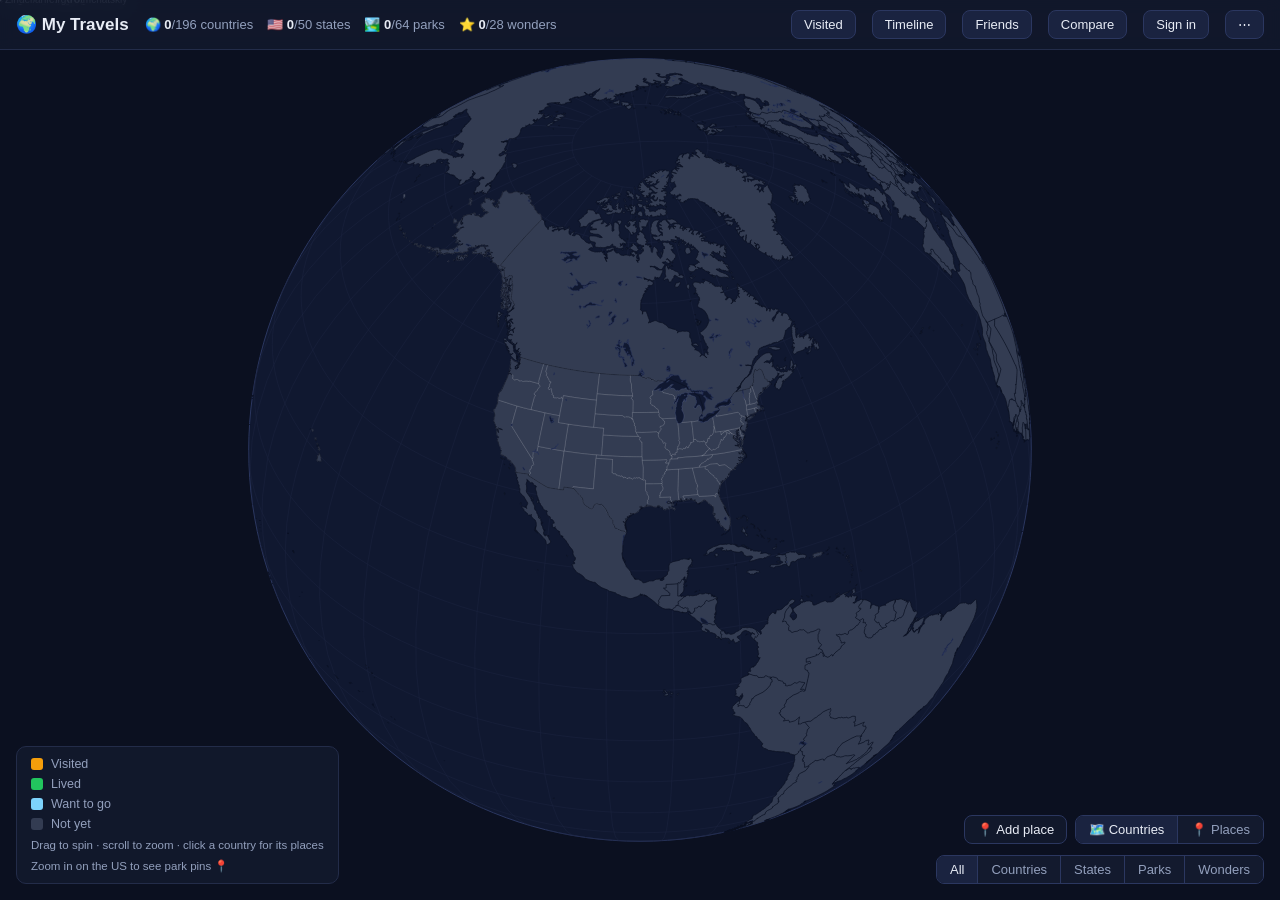
<file: index.html>
<!DOCTYPE html>
<html lang="en">
<head>
  <meta charset="UTF-8">
  <meta name="viewport" content="width=device-width, initial-scale=1.0, maximum-scale=1.0, user-scalable=no">
  <title>My Travels</title>
  <link rel="icon" href="data:image/svg+xml,<svg xmlns='http://www.w3.org/2000/svg' viewBox='0 0 100 100'><text y='.9em' font-size='90'>🌍</text></svg>">
  <link rel="stylesheet" href="css/style.css?v=30">
</head>
<body>
  <div class="topbar">
    <h1>🌍 My Travels</h1>
    <div class="stats" id="stats"></div>
    <div class="spacer"></div>
    <a href="visited.html">Visited</a>
    <a href="timeline.html">Timeline</a>
    <button class="btn" id="btn-friends">Friends</button>
    <button class="btn" id="btn-compare">Compare</button>
    <button class="btn" id="btn-account">Sign in</button>
    <div class="menu-wrap">
      <button class="btn" id="btn-menu" title="More">⋯</button>
      <div class="menu" id="menu-dropdown">
        <button id="btn-reset">Reset view</button>
        <button id="btn-export" title="Download my-travels.js to commit to git">Export data</button>
        <button id="btn-clear" title="Drop browser edits, back to the committed file">Clear local edits</button>
      </div>
    </div>
  </div>

  <div class="map-tools" id="map-tools">
    <button class="btn" id="btn-add-place" title="Search any city, region or island">📍 Add place</button>
    <div class="seg" id="map-mode">
      <button data-map="countries" class="active" title="Countries filled in, your places pinned on top">🗺️ Countries</button>
      <button data-map="places" title="Only the exact places you've been and want to go">📍 Places</button>
    </div>
  </div>

  <div class="seg seg-float" id="view-toggle">
    <button data-mode="all" class="active">All</button>
    <button data-mode="countries">Countries</button>
    <button data-mode="states">States</button>
    <button data-mode="parks">Parks</button>
    <button data-mode="landmarks">Wonders</button>
  </div>

  <svg id="globe"></svg>

  <div class="legend" id="legend-default">
    <div class="row"><span class="swatch" style="background: var(--visited)"></span> Visited</div>
    <div class="row"><span class="swatch" style="background: var(--lived)"></span> Lived</div>
    <div class="row"><span class="swatch" style="background: var(--want)"></span> Want to go</div>
    <div class="row"><span class="swatch" style="background: var(--land)"></span> Not yet</div>
    <div class="row places-only"><span class="swatch faint"></span> Been, no places added yet</div>
    <div class="hint">Drag to spin · scroll to zoom · click a country for its places</div>
    <div class="hint" id="park-hint">Zoom in on the US to see park pins 📍</div>
  </div>

  <div class="legend" id="legend-compare" style="display: none">
    <div class="row cmp-head">
      <b id="compare-name"></b>
      <button class="btn small" id="compare-exit">Exit</button>
    </div>
    <div class="row"><span class="swatch" style="background: var(--accent)"></span> Both <span class="cmp-count" id="cmp-count-both"></span></div>
    <div class="row"><span class="swatch" style="background: var(--visited)"></span> Only <span id="legend-a-name"></span> <span class="cmp-count" id="cmp-count-a"></span></div>
    <div class="row"><span class="swatch" style="background: var(--lived)"></span> Only <span id="legend-b-name"></span> <span class="cmp-count" id="cmp-count-b"></span></div>
    <div class="row"><span class="swatch" style="background: var(--land)"></span> Neither</div>
    <div id="cmp-unit"></div>
  </div>

  <div id="compare-modal" class="modal-backdrop">
    <div class="modal">
      <button class="close" id="compare-close">✕</button>
      <h3>Compare maps</h3>
      <div id="compare-body"></div>
    </div>
  </div>

  <div id="friends-modal" class="modal-backdrop">
    <div class="modal">
      <button class="close" id="friends-close">✕</button>
      <h3>Friends</h3>
      <div id="friends-body"></div>
    </div>
  </div>

  <div id="tooltip"></div>

  <div id="mark-toast" style="display: none">
    <span id="toast-label"></span>
    <button class="btn small" id="toast-note">✎ Add note</button>
    <button class="btn small" id="toast-close">✕</button>
  </div>

  <div id="note-modal" class="modal-backdrop">
    <div class="modal">
      <button class="close" id="note-close">✕</button>
      <h3 id="note-title">Add note</h3>
      <div class="note-row">
        <div class="my-picker" id="gnote-from" title="From"></div>
        <div class="my-picker" id="gnote-to" title="To (optional)"></div>
      </div>
      <textarea id="gnote-text" rows="3" placeholder="What did you see / do?"></textarea>
      <div class="acct-error" id="gnote-error"></div>
      <button class="btn primary" id="gnote-save">Save</button>
    </div>
  </div>

  <div id="account-modal" class="modal-backdrop">
    <div class="modal">
      <button class="close" id="account-close">✕</button>
      <h3>Account</h3>
      <div id="account-body"></div>
    </div>
  </div>

  <div id="park-card">
    <button class="close">✕</button>
    <div class="photo">🏞️</div>
    <div class="body">
      <h3></h3>
      <div class="sub"></div>
      <div class="actions">
        <button class="toggle-visited">Mark as Visited</button>
        <button class="toggle-wish">Mark as Wish</button>
        <button class="btn small" id="card-note" title="Add a note">✎</button>
      </div>
    </div>
  </div>

  <div id="place-panel">
    <button class="close" id="pp-close">✕</button>
    <header>
      <h3 id="pp-title"></h3>
      <div class="pp-sub" id="pp-sub"></div>
    </header>
    <div class="pp-status" id="pp-status"></div>
    <div class="pp-label" id="pp-list-label">Places</div>
    <div id="pp-list"></div>
    <div class="pp-search">
      <input id="pp-search" type="search" autocomplete="off" spellcheck="false">
      <div id="pp-results"></div>
    </div>
  </div>

  <script src="vendor/d3.v7.min.js"></script>
  <script src="vendor/topojson-client.min.js"></script>
  <script src="vendor/supabase.min.js"></script>
  <script src="js/supabase-config.js?v=2"></script>
  <script src="data/my-travels.js?v=2"></script>
  <script src="js/countries-meta.js?v=2"></script>
  <script src="js/continents.js?v=7"></script>
  <script src="js/parks.js?v=3"></script>
  <script src="js/landmarks.js?v=2"></script>
  <script src="js/places.js?v=1"></script>
  <script src="js/store.js?v=10"></script>
  <script src="js/account.js?v=2"></script>
  <script src="js/friends.js?v=4"></script>
  <script src="js/compare.js?v=2"></script>
  <script src="js/app.js?v=27"></script>
</body>
</html>
</file>
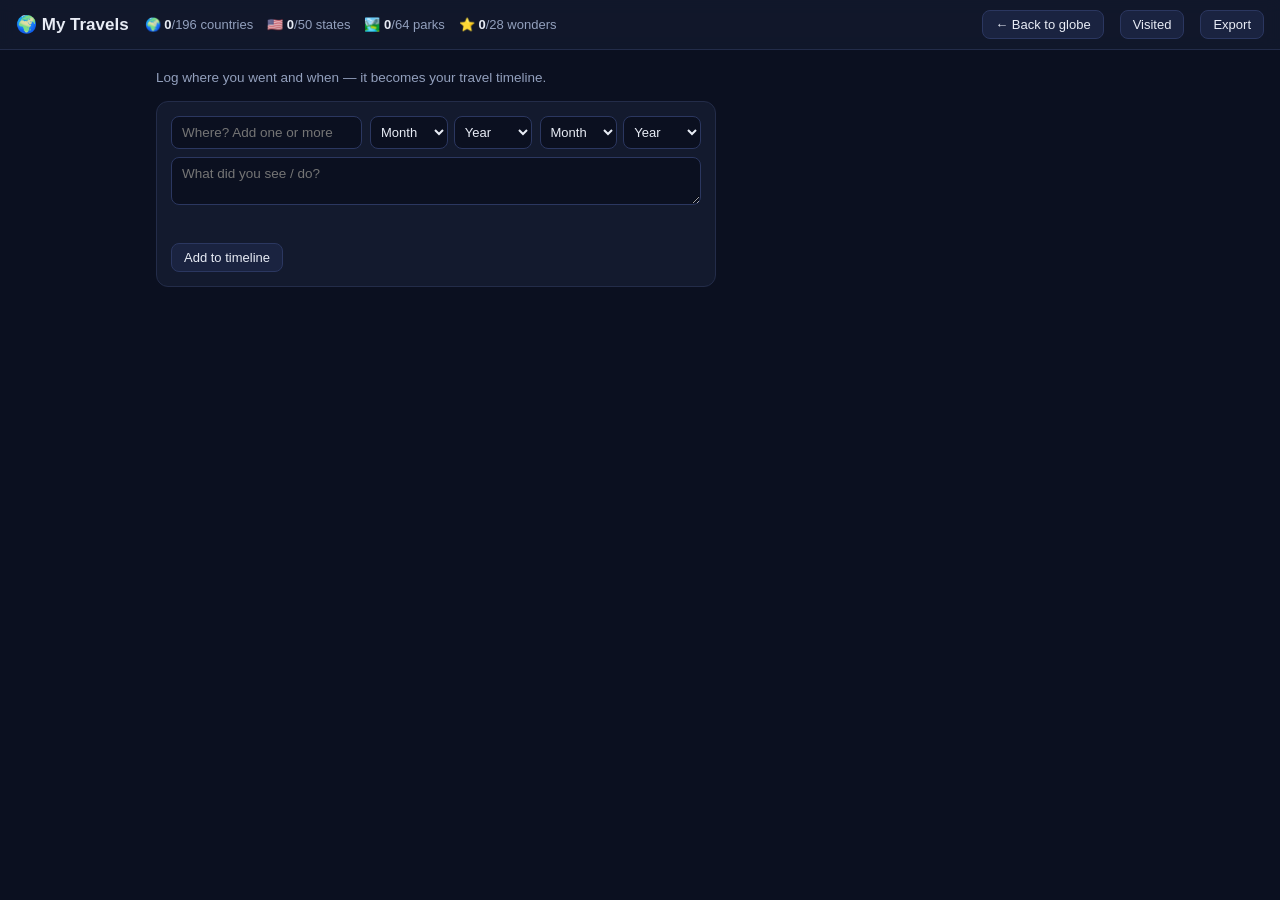
<file: timeline.html>
<!DOCTYPE html>
<html lang="en">
<head>
  <meta charset="UTF-8">
  <meta name="viewport" content="width=device-width, initial-scale=1.0">
  <title>My Travels · Timeline</title>
  <link rel="icon" href="data:image/svg+xml,<svg xmlns='http://www.w3.org/2000/svg' viewBox='0 0 100 100'><text y='.9em' font-size='90'>🌍</text></svg>">
  <link rel="stylesheet" href="css/style.css?v=26">
</head>
<body class="page">
  <div class="topbar">
    <h1>🌍 My Travels</h1>
    <div class="stats" id="stats"></div>
    <div class="spacer"></div>
    <a href="index.html">← Back to globe</a>
    <a href="visited.html">Visited</a>
    <button class="btn" id="btn-export" title="Download my-travels.js to commit to git">Export</button>
  </div>

  <main>
    <div class="pane-stats" id="stats-timeline"></div>
    <div class="note-form">
      <div class="note-row">
        <input id="note-place" list="note-places" placeholder="Where? Add one or more places (country, state, park, or wonder)">
        <datalist id="note-places"></datalist>
        <div class="my-picker" id="note-when" title="From (optional)"></div>
        <div class="my-picker" id="note-when-to" title="To (optional)"></div>
      </div>
      <div class="note-picked" id="note-picked"></div>
      <textarea id="note-text" rows="2" placeholder="What did you see / do?"></textarea>
      <div class="acct-error" id="note-error"></div>
      <div class="acct-actions">
        <button class="btn primary" id="note-add">Add to timeline</button>
        <button class="btn" id="note-cancel" style="display: none">Cancel</button>
      </div>
    </div>
    <div id="timeline"></div>
  </main>

  <script src="vendor/supabase.min.js"></script>
  <script src="js/supabase-config.js?v=2"></script>
  <script src="data/my-travels.js?v=2"></script>
  <script src="js/countries-meta.js?v=2"></script>
  <script src="js/continents.js?v=7"></script>
  <script src="js/parks.js?v=3"></script>
  <script src="js/landmarks.js?v=2"></script>
  <script src="js/store.js?v=10"></script>
  <script src="js/timeline.js?v=12"></script>
</body>
</html>
</file>
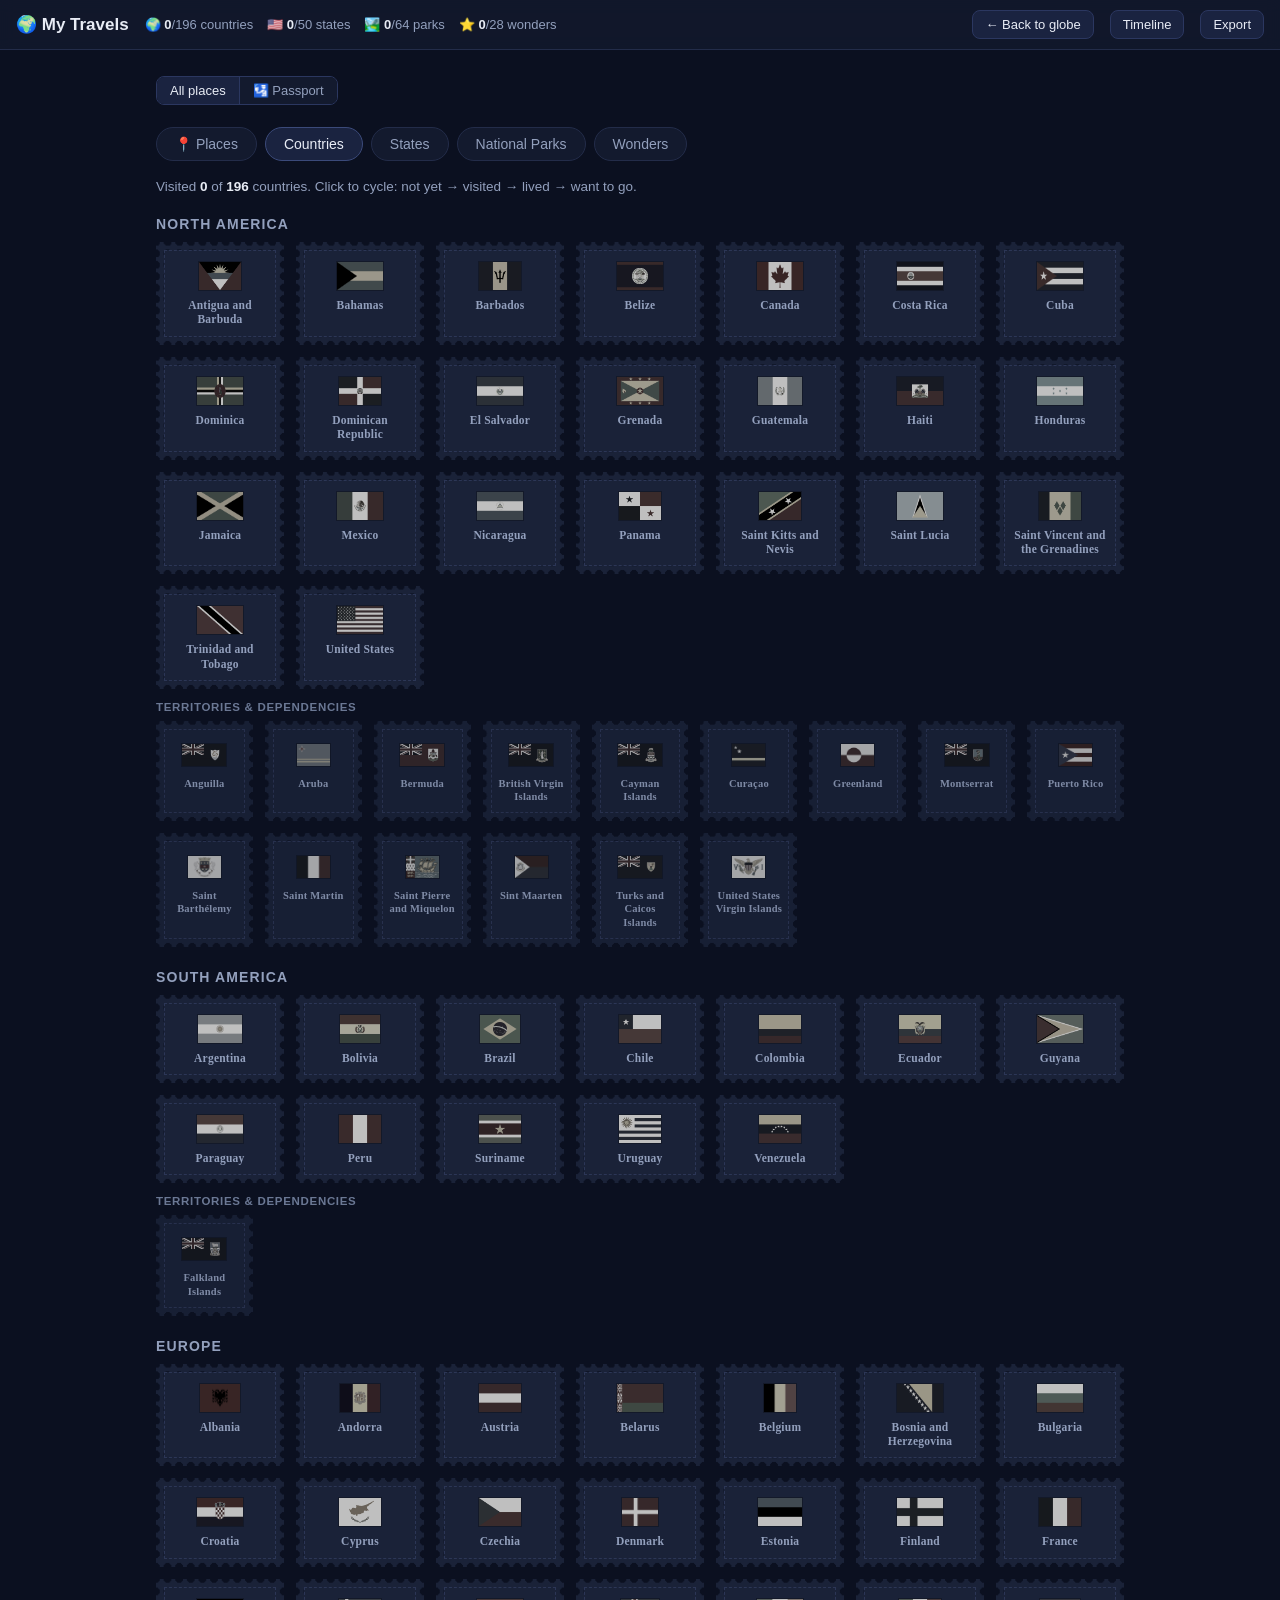
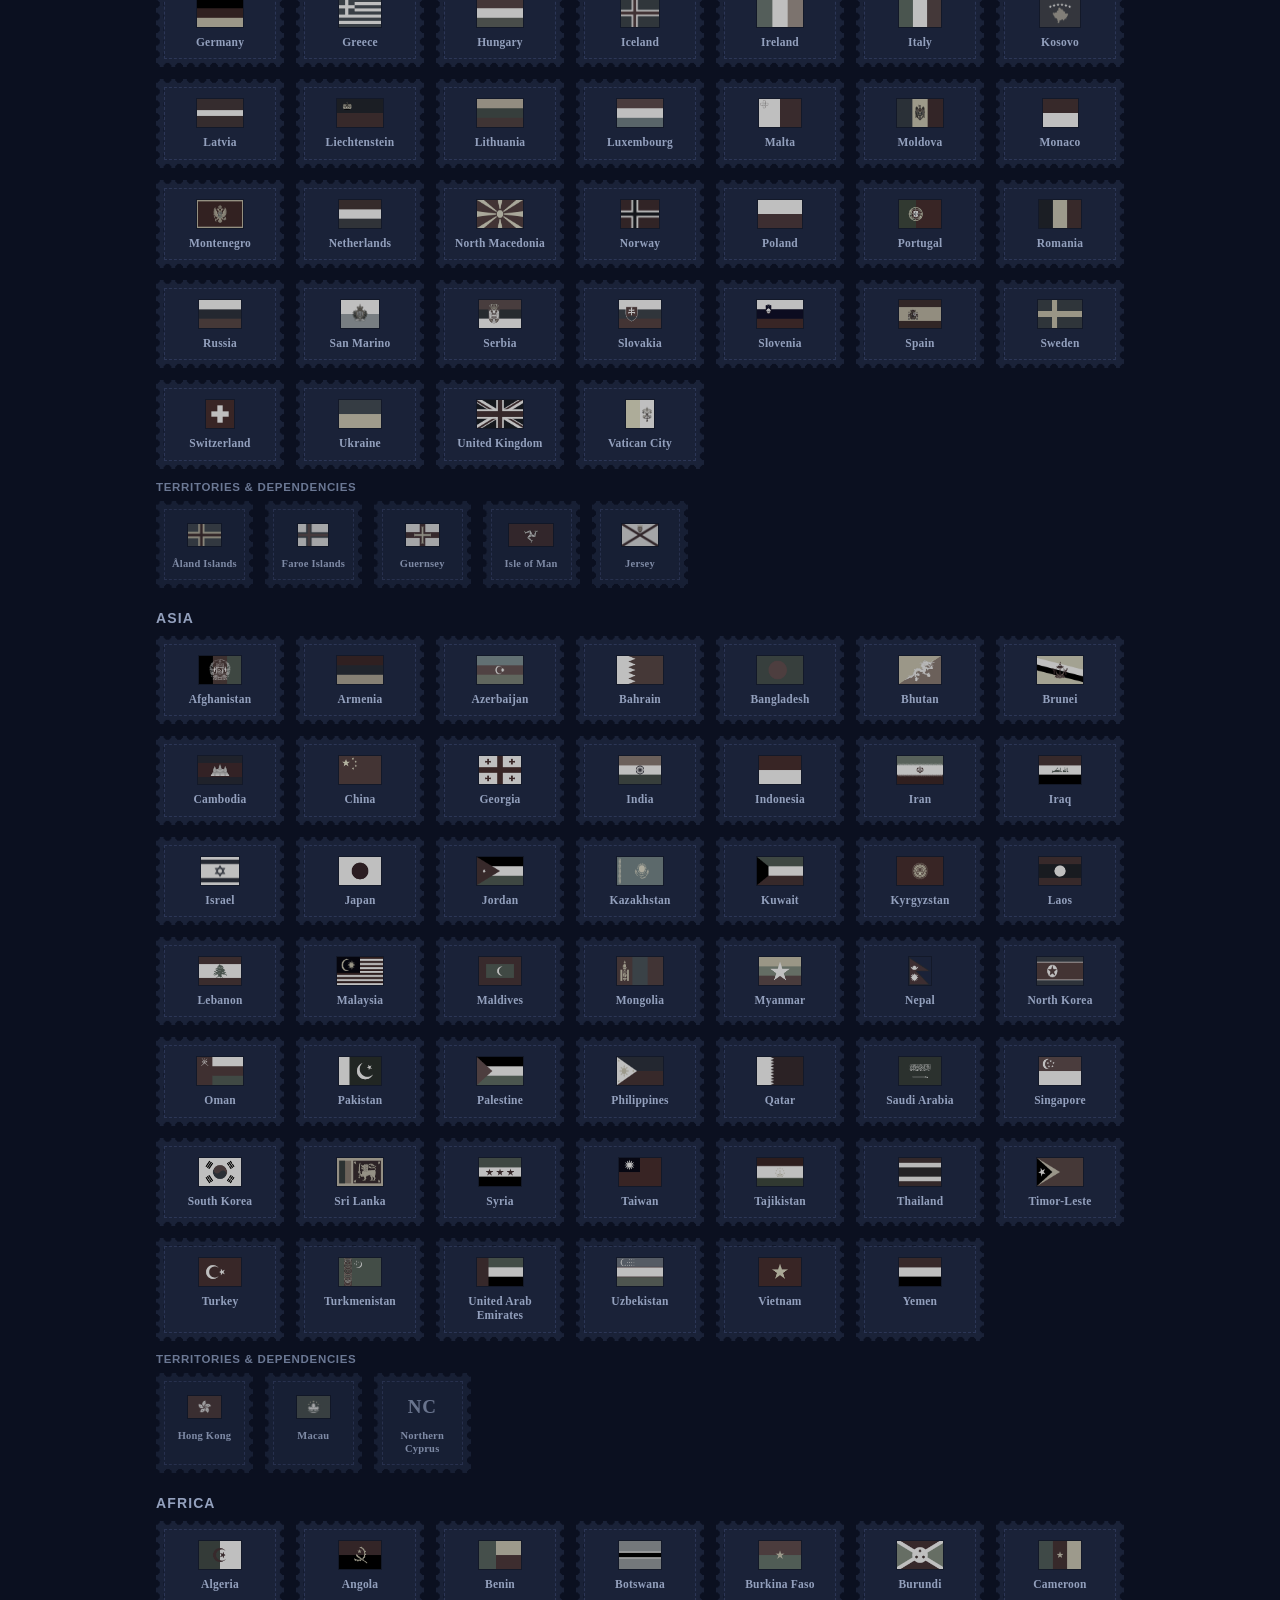
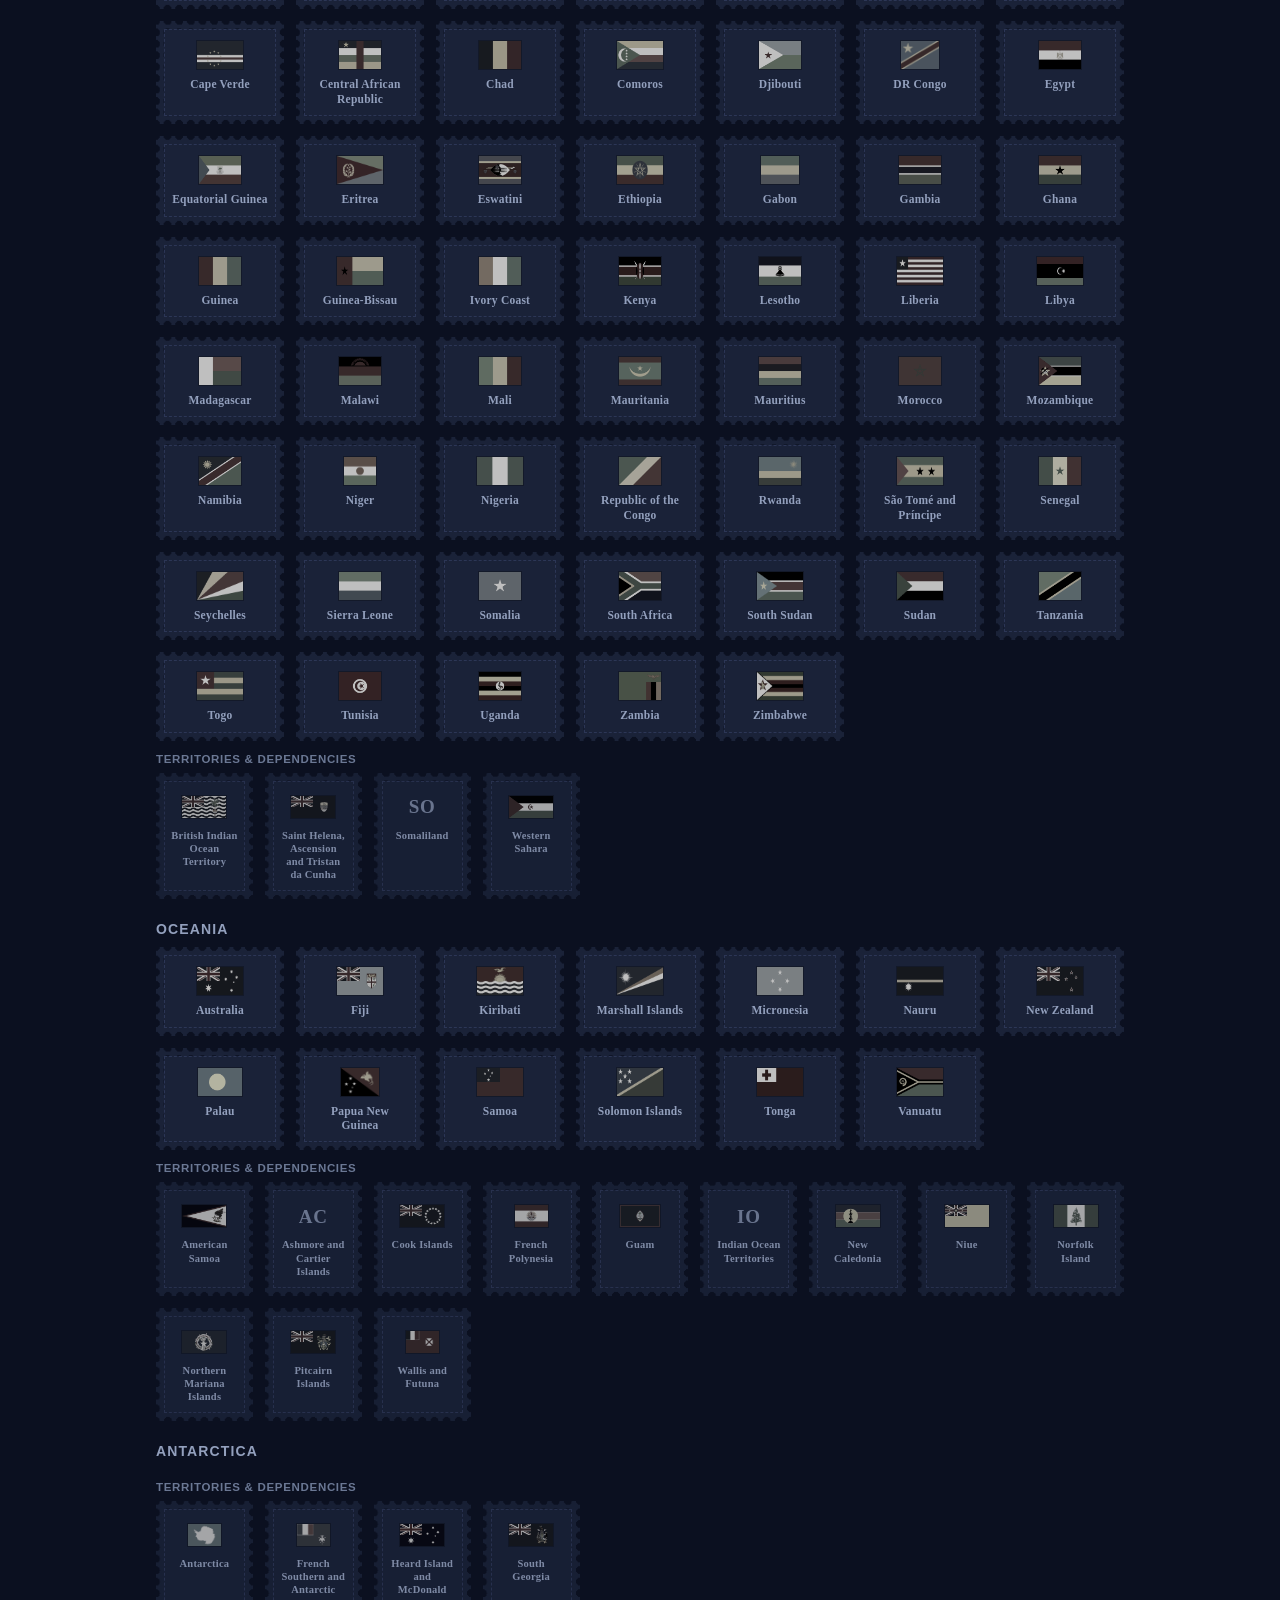
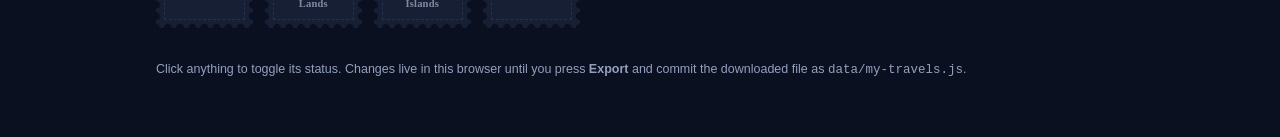
<file: visited.html>
<!DOCTYPE html>
<html lang="en">
<head>
  <meta charset="UTF-8">
  <meta name="viewport" content="width=device-width, initial-scale=1.0">
  <title>My Travels · Visited</title>
  <link rel="icon" href="data:image/svg+xml,<svg xmlns='http://www.w3.org/2000/svg' viewBox='0 0 100 100'><text y='.9em' font-size='90'>🌍</text></svg>">
  <link rel="stylesheet" href="css/style.css?v=30">
</head>
<body class="page">
  <div class="topbar">
    <h1>🌍 My Travels</h1>
    <div class="stats" id="stats"></div>
    <div class="spacer"></div>
    <a href="index.html">← Back to globe</a>
    <a href="timeline.html">Timeline</a>
    <button class="btn" id="btn-export" title="Download my-travels.js to commit to git">Export</button>
  </div>

  <main>
    <div class="seg view-switch" id="view-switch">
      <button data-view="places" class="active">All places</button>
      <button data-view="passport">🛂 Passport</button>
    </div>

    <div id="passport-view" hidden>
      <div id="passport"></div>
    </div>

    <div id="places-view">
      <div class="tabs">
        <button data-tab="places-list">📍 Places</button>
        <button data-tab="countries" class="active">Countries</button>
        <button data-tab="states">States</button>
        <button data-tab="parks">National Parks</button>
        <button data-tab="landmarks">Wonders</button>
      </div>

      <div class="tab-pane" id="pane-places-list">
        <div class="pane-stats" id="stats-places"></div>
        <div id="places-by-country"></div>
      </div>

      <div class="tab-pane active" id="pane-countries">
        <div class="pane-stats" id="stats-countries"></div>
        <div id="continent-lists"></div>
      </div>

      <div class="tab-pane" id="pane-states">
        <div class="pane-stats" id="stats-states"></div>
        <h2 class="continent">🇺🇸 United States</h2>
        <div class="stamp-grid" id="state-list"></div>
        <h3 class="territories">Also on the map</h3>
        <div class="stamp-grid terr" id="extras-list"></div>
        <h2 class="continent">🇮🇳 India</h2>
        <div class="stamp-grid" id="india-state-list"></div>
        <h3 class="territories">Union territories</h3>
        <div class="stamp-grid terr" id="india-ut-list"></div>
      </div>

      <div class="tab-pane" id="pane-parks">
        <div class="pane-stats" id="stats-parks"></div>
        <div class="park-grid" id="park-list"></div>
      </div>

      <div class="tab-pane" id="pane-landmarks">
        <div class="pane-stats" id="stats-landmarks"></div>
        <div class="park-grid" id="landmark-list"></div>
      </div>

      <p class="footer-note">
        Click anything to toggle its status. Changes live in this browser until you
        press <b>Export</b> and commit the downloaded file as <code>data/my-travels.js</code>.
      </p>
    </div>
  </main>

  <script src="vendor/supabase.min.js"></script>
  <script src="js/supabase-config.js?v=2"></script>
  <script src="data/my-travels.js?v=2"></script>
  <script src="js/countries-meta.js?v=2"></script>
  <script src="js/continents.js?v=7"></script>
  <script src="js/parks.js?v=3"></script>
  <script src="js/landmarks.js?v=2"></script>
  <script src="js/places.js?v=1"></script>
  <script src="js/store.js?v=10"></script>
  <script src="js/visited.js?v=19"></script>
</body>
</html>
</file>
<file: css/style.css>
:root {
  --bg: #0b1020;
  --panel: #131a2e;
  --panel-2: #1a2340;
  --text: #e8ecf5;
  --muted: #93a0bd;
  --land: #333c52;
  --land-hover: #46516d;
  --border: #0b1020;
  --ocean: #101830;
  --visited: #f59e0b;
  --lived: #22c55e;
  --want: #7dd3fc;
  --accent: #60a5fa;
}

* { box-sizing: border-box; margin: 0; padding: 0; }

body {
  font-family: -apple-system, BlinkMacSystemFont, "Segoe UI", Roboto, sans-serif;
  background: var(--bg);
  color: var(--text);
  overflow: hidden;
}

body.page { overflow: auto; }

/* ---------- top bar ---------- */
.topbar {
  position: fixed;
  top: 0; left: 0; right: 0;
  z-index: 10;
  display: flex;
  align-items: center;
  gap: 16px;
  padding: 10px 16px;
  background: color-mix(in srgb, var(--panel) 82%, transparent);
  backdrop-filter: blur(8px);
  border-bottom: 1px solid #232c49;
  flex-wrap: wrap;
}

body.page .topbar { position: sticky; }

.topbar h1 { font-size: 17px; font-weight: 700; white-space: nowrap; }

.stats { display: flex; gap: 14px; font-size: 13px; color: var(--muted); flex-wrap: wrap; }
.stats b { color: var(--text); }

.topbar .spacer { flex: 1; }

.topbar a, button.btn {
  font-size: 13px;
  color: var(--text);
  background: var(--panel-2);
  border: 1px solid #2b3760;
  border-radius: 8px;
  padding: 6px 12px;
  text-decoration: none;
  cursor: pointer;
}
.topbar a:hover, button.btn:hover { background: #223058; }

.seg {
  display: flex;
  border: 1px solid #2b3760;
  border-radius: 8px;
  overflow: hidden;
}
.seg button {
  background: var(--panel);
  color: var(--muted);
  border: none;
  padding: 6px 13px;
  font-size: 13px;
  cursor: pointer;
}
.seg button + button { border-left: 1px solid #2b3760; }
.seg button.active { background: var(--panel-2); color: var(--text); }

/* Floating view toggle, bottom-right */
.seg-float {
  position: fixed;
  right: 16px;
  bottom: 16px;
  z-index: 10;
  background: color-mix(in srgb, var(--panel) 85%, transparent);
  backdrop-filter: blur(8px);
}

/* Overflow menu */
.menu-wrap { position: relative; }
.menu {
  display: none;
  position: absolute;
  right: 0;
  top: calc(100% + 6px);
  background: var(--panel);
  border: 1px solid #2b3760;
  border-radius: 10px;
  padding: 6px;
  min-width: 170px;
  z-index: 30;
}
.menu.open { display: block; }
.menu button {
  display: block;
  width: 100%;
  text-align: left;
  background: none;
  border: none;
  color: var(--text);
  font-size: 13px;
  padding: 8px 10px;
  border-radius: 6px;
  cursor: pointer;
}
.menu button:hover { background: var(--panel-2); }

/* Compare modal selects */
.compare-pick { display: flex; align-items: center; gap: 8px; margin-bottom: 10px; }
.compare-pick label { font-size: 12.5px; color: var(--muted); width: 60px; }
.compare-pick select {
  flex: 1;
  background: var(--bg);
  border: 1px solid #2b3760;
  border-radius: 8px;
  color: var(--text);
  padding: 8px 10px;
  font-size: 13.5px;
}

/* ---------- globe ---------- */
#globe { position: fixed; inset: 0; cursor: grab; touch-action: none; }
#globe:active { cursor: grabbing; }

.country { stroke: none; }
.lake { fill: var(--ocean); stroke: #2b3760; stroke-width: 0.5; }
/* State lines are a faint light hairline so they read as subdivisions
   inside a country, not as more national borders (the dark border mesh is
   drawn on top of this layer and carries the country outline). */
.state { stroke: #ffffff; stroke-opacity: 0.28; stroke-width: 0.45; }
.country, .state { cursor: pointer; }
.country:hover, .state:hover { stroke: #e8eefb; stroke-opacity: 1; stroke-width: 1; }

.status-none { fill: var(--land); }
.status-visited { fill: var(--visited); }
.status-lived { fill: var(--lived); }
.status-want { fill: var(--want); }
/* Places mode: been somewhere but no places pinned there yet */
.status-faint { fill: color-mix(in srgb, var(--visited) 22%, var(--land)); }

/* Compare mode: blue = both, orange = person A, green = person B */
.cmp-none { fill: var(--land); }
.cmp-both { fill: var(--accent); }
.cmp-a { fill: var(--visited); }
.cmp-b { fill: var(--lived); }

/* City labels (display-only) */
.city circle { fill: #dbe4f5; stroke: #0b1020; stroke-width: 1; }
.city text {
  font-size: 10px;
  font-weight: 500;
  fill: #c6d0e4;
  paint-order: stroke;
  stroke: #0b1020;
  stroke-width: 2.5px;
}
.city.capital circle { fill: #fff; }
.city.capital text { font-weight: 700; font-size: 10.5px; }

.park { cursor: pointer; }
.park .pin-body { stroke: #0b1020; stroke-width: 1; }

/* Pin name labels: shown/hidden per frame by the declutter pass in app.js */
.park-label {
  display: none;
  font-size: 10.5px;
  font-weight: 600;
  fill: #e5e9f2;
  paint-order: stroke;
  stroke: #0b1020;
  stroke-width: 2.5px;
}

.pin-star {
  font-size: 9px;
  font-weight: 700;
  fill: #0b1020;
  pointer-events: none;
}
.park .pin-body { fill: #7c8db0; }
.park.st-visited .pin-body { fill: #ef4444; }
.park.st-want .pin-body { fill: var(--want); }
.park.st-lived .pin-body { fill: var(--lived); }
.place-pin .pin-dot { fill: #fff; pointer-events: none; }
/* Compare colors come after the status rules — source order wins. */
.park.cmp-both .pin-body { fill: var(--accent); }
.park.cmp-a .pin-body { fill: var(--visited); }
.park.cmp-b .pin-body { fill: var(--lived); }
.park.cmp-none .pin-body { fill: #7c8db0; }
.park:hover .pin-body { stroke: #fff; }

/* Pin groups: count bubble for pins too close together to tell apart */
.pin-group { cursor: pointer; }
.pin-group circle { fill: #7c8db0; stroke: #0b1020; stroke-width: 1.5; }
.pin-group.has-visited circle { fill: #ef4444; }
.pin-group:hover circle { stroke: #fff; }
.pin-group-count {
  font-size: 11px;
  font-weight: 700;
  fill: #0b1020;
  pointer-events: none;
}
.pin-group.has-visited .pin-group-count { fill: #fff; }

.flag {
  width: 20px;
  height: auto;
  border-radius: 2px;
  box-shadow: 0 0 0 1px #0006;
  flex: none;
}
#tooltip .flag { width: 18px; vertical-align: -3px; margin-right: 6px; }
.stats i { font-style: normal; color: var(--muted); font-size: 11.5px; }

h3.territories {
  font-size: 11.5px;
  text-transform: uppercase;
  letter-spacing: 0.06em;
  color: #6b7894;
  margin: 12px 0 8px;
  font-weight: 600;
}

/* ---------- floating UI ---------- */
.legend {
  position: fixed;
  left: 16px; bottom: 16px;
  z-index: 10;
  background: color-mix(in srgb, var(--panel) 85%, transparent);
  border: 1px solid #232c49;
  border-radius: 10px;
  padding: 10px 14px;
  font-size: 12.5px;
  color: var(--muted);
  display: grid;
  gap: 6px;
}
.legend .row { display: flex; align-items: center; gap: 8px; }
.legend .cmp-head { justify-content: space-between; gap: 12px; color: var(--text); margin-bottom: 2px; }
.cmp-count { margin-left: auto; font-weight: 700; color: var(--text); padding-left: 10px; }
#cmp-unit { color: var(--muted); font-size: 11px; margin-top: 2px; }
.legend .swatch { width: 12px; height: 12px; border-radius: 3px; }
.legend .hint { margin-top: 2px; font-size: 11.5px; }

#tooltip {
  position: fixed;
  z-index: 20;
  pointer-events: none;
  background: #0f1526ee;
  border: 1px solid #2b3760;
  border-radius: 8px;
  padding: 7px 10px;
  font-size: 12.5px;
  display: none;
  max-width: 240px;
}
#tooltip .tt-status { color: var(--muted); font-size: 11.5px; }

/* ---------- park card ---------- */
#park-card {
  position: fixed;
  right: 16px; top: 64px;
  z-index: 15;
  width: 280px;
  background: var(--panel);
  border: 1px solid #2b3760;
  border-radius: 12px;
  overflow: hidden;
  display: none;
}
#park-card.open { display: block; }
#park-card .photo {
  width: 100%; height: 150px;
  background: var(--panel-2) center/cover no-repeat;
  display: flex; align-items: center; justify-content: center;
  color: var(--muted); font-size: 32px;
}
#park-card .body { padding: 12px 14px 14px; }
#park-card h3 { font-size: 15px; margin-bottom: 2px; }
#park-card .sub { color: var(--muted); font-size: 12.5px; margin-bottom: 10px; }
#park-card .actions { display: flex; gap: 8px; align-items: center; }
#park-card .close {
  position: absolute; top: 8px; right: 8px;
  background: #0009; border: none; color: #fff;
  width: 24px; height: 24px; border-radius: 50%;
  cursor: pointer; font-size: 13px; line-height: 1;
}
#park-card a.wiki-link { font-size: 12px; color: var(--accent); text-decoration: none; }

button.toggle-visited, button.toggle-wish {
  background: var(--panel-2);
  color: var(--text);
  border: 1px solid #2b3760;
  border-radius: 8px;
  padding: 6px 12px;
  font-size: 13px;
  cursor: pointer;
}
button.toggle-visited.is-visited { background: var(--visited); border-color: var(--visited); color: #1a1203; font-weight: 600; }
button.toggle-visited.is-want, button.toggle-wish.is-want { background: var(--want); border-color: var(--want); color: #082030; font-weight: 600; }

/* ---------- account modal ---------- */
.modal-backdrop {
  position: fixed;
  inset: 0;
  z-index: 40;
  background: #000a;
  display: none;
  align-items: center;
  justify-content: center;
}
.modal-backdrop.open { display: flex; }
.modal {
  position: relative;
  width: 320px;
  background: var(--panel);
  border: 1px solid #2b3760;
  border-radius: 12px;
  padding: 20px;
}
.modal h3 { font-size: 16px; margin-bottom: 12px; }
.modal .close {
  position: absolute; top: 10px; right: 10px;
  background: none; border: none; color: var(--muted);
  cursor: pointer; font-size: 14px;
}
.modal input {
  width: 100%;
  margin-bottom: 8px;
  padding: 8px 10px;
  background: var(--bg);
  border: 1px solid #2b3760;
  border-radius: 8px;
  color: var(--text);
  font-size: 13.5px;
}
.modal input:focus { outline: none; border-color: var(--accent); }
.acct-line { font-size: 13.5px; margin-bottom: 10px; }
.acct-line.muted { color: var(--muted); font-size: 12.5px; }
.acct-error { color: #f87171; font-size: 12.5px; min-height: 16px; margin-bottom: 6px; }
.acct-actions { display: flex; gap: 8px; }
.modal .btn { width: auto; }
.modal .btn.primary { background: var(--accent); border-color: var(--accent); color: #081020; font-weight: 600; }
.modal .btn.google { width: 100%; margin-bottom: 4px; }
.acct-divider {
  color: var(--muted);
  font-size: 11.5px;
  text-align: center;
  margin: 8px 0 10px;
  text-transform: uppercase;
  letter-spacing: 0.05em;
}
#btn-account.signed-in { border-color: #2e7d4f; }

button.btn.small { padding: 4px 10px; font-size: 12px; }

.friend-row {
  display: flex;
  align-items: center;
  gap: 8px;
  padding: 8px 0;
  border-bottom: 1px solid #232c49;
  font-size: 13.5px;
}
.friend-row.you { color: var(--muted); }
.friend-name { font-weight: 600; min-width: 90px; }
.friend-stats { flex: 1; color: var(--muted); font-size: 12.5px; }

.add-friend { display: flex; gap: 8px; margin-top: 12px; }
.add-friend input { flex: 1; margin-bottom: 0; }

#legend-compare { border-color: var(--accent); }

#mark-toast {
  position: fixed;
  bottom: 70px;
  left: 50%;
  transform: translateX(-50%);
  z-index: 14;
  display: flex;
  align-items: center;
  gap: 10px;
  background: color-mix(in srgb, var(--panel) 92%, transparent);
  border: 1px solid #2b3760;
  border-radius: 10px;
  padding: 8px 14px;
  font-size: 13px;
}
#mark-toast .flag { vertical-align: -3px; }
#note-modal .note-row { display: flex; gap: 8px; margin-bottom: 8px; }

/* Dark textarea everywhere (was unstyled/white in the note modal) */
.modal textarea {
  width: 100%;
  background: var(--bg);
  border: 1px solid #2b3760;
  border-radius: 8px;
  color: var(--text);
  caret-color: var(--text);
  padding: 8px 10px;
  font-size: 13.5px;
  font-family: inherit;
  margin-bottom: 8px;
}
.modal textarea:focus { outline: none; border-color: var(--accent); }

/* Compact month/year dropdown pairs */
.my-picker { display: flex; gap: 6px; flex: 1; min-width: 0; }
.my-picker select {
  flex: 1;
  min-width: 0;
  background: var(--bg);
  border: 1px solid #2b3760;
  border-radius: 8px;
  color: var(--text);
  padding: 7px 6px;
  font-size: 13px;
}
.my-picker select:focus { outline: none; border-color: var(--accent); }
.note-row { flex-wrap: wrap; }

.tt-note { opacity: 0.75; }

/* ---------- visited page ---------- */
.page main { max-width: 1000px; margin: 0 auto; padding: 20px 16px 60px; }

.tabs { display: flex; gap: 8px; margin: 6px 0 18px; }
.tabs button {
  background: var(--panel);
  color: var(--muted);
  border: 1px solid #232c49;
  border-radius: 999px;
  padding: 8px 18px;
  font-size: 14px;
  cursor: pointer;
}
.tabs button.active { background: var(--panel-2); color: var(--text); border-color: #3b4a7a; }

.tab-pane { display: none; }
.tab-pane.active { display: block; }

.pane-stats { color: var(--muted); font-size: 13.5px; margin-bottom: 16px; }
.pane-stats b { color: var(--text); }

h2.continent {
  font-size: 14px;
  text-transform: uppercase;
  letter-spacing: 0.08em;
  color: var(--muted);
  margin: 22px 0 10px;
}

/* ---------- postage stamps (Visited page) ----------
   Perforated edge: a grid of transparent holes masked out of the stamp,
   one per --hole spacing, centered on the edges ("round" fits a whole
   number of holes); the content-box layer keeps the interior solid. */
.stamp {
  --r: 4px;
  --paper: #1a2238;
  --ink: var(--muted);
  --frame: #2c3656;
  position: relative;
  display: block;
  padding: calc(2 * var(--r));
  background: var(--paper);
  border: none;
  color: var(--ink);
  font: inherit;
  text-align: center;
  cursor: pointer;
  user-select: none;
  -webkit-mask:
    radial-gradient(var(--r) at var(--r) var(--r), #0000 97%, #000)
      calc(-1 * var(--r)) calc(-1 * var(--r)) / calc(3 * var(--r)) calc(3 * var(--r)) round,
    linear-gradient(#000 0 0) content-box;
  mask:
    radial-gradient(var(--r) at var(--r) var(--r), #0000 97%, #000)
      calc(-1 * var(--r)) calc(-1 * var(--r)) / calc(3 * var(--r)) calc(3 * var(--r)) round,
    linear-gradient(#000 0 0) content-box;
  transition: transform 0.15s ease, background-color 0.2s;
}
.stamp:hover { transform: translateY(-2px) rotate(-1deg); }
.stamp.visited, .stamp.lived { transform: rotate(var(--tilt, 0deg)); }
.stamp.visited:hover, .stamp.lived:hover { transform: translateY(-2px) rotate(var(--tilt, 0deg)); }
.stamp-frame {
  display: flex;
  flex-direction: column;
  align-items: center;
  gap: 7px;
  height: 100%;
  padding: 10px 6px 9px;
  border: 1.5px dashed var(--frame);
}
.stamp-art { height: 30px; display: flex; align-items: center; }
.stamp-flag {
  height: 28px;
  width: auto;
  max-width: 46px;
  box-shadow: 0 0 0 1px #0004;
  filter: grayscale(0.9) brightness(0.75);
}
.stamp-mono {
  font: 700 19px/1 Georgia, "Times New Roman", serif;
  letter-spacing: 0.04em;
  opacity: 0.8;
}
.stamp-name {
  font: 600 11.5px/1.25 Georgia, "Times New Roman", serif;
  letter-spacing: 0.02em;
}

/* Marked stamps turn to paper with a frame in the status color. */
.stamp.visited, .stamp.lived { --paper: #f3ead6; --ink: #2b2417; }
.stamp.visited { --frame: #d58a12; --postmark: #b4540a; }
.stamp.lived { --frame: #1f9d4c; --postmark: #157a3a; }
.stamp.want { --paper: #1f3152; --ink: #cfe8fa; --frame: var(--want); --postmark: var(--want); }
.stamp.visited .stamp-frame, .stamp.lived .stamp-frame, .stamp.want .stamp-frame { border-style: solid; }
.stamp.visited .stamp-flag, .stamp.lived .stamp-flag, .stamp.want .stamp-flag { filter: none; }

/* Postmark: ringed, tilted ink stamp with cancellation lines, struck
   across the top corner of the art like a real cancellation. */
.postmark {
  position: absolute;
  right: 2px;
  top: 4px;
  width: 46px;
  height: 46px;
  display: none;
  flex-direction: column;
  align-items: center;
  justify-content: center;
  gap: 2px;
  border-radius: 50%;
  border: 2px solid var(--postmark);
  box-shadow: inset 0 0 0 2px var(--paper), inset 0 0 0 3px var(--postmark);
  color: var(--postmark);
  font: 800 8.5px/1 -apple-system, BlinkMacSystemFont, "Segoe UI", sans-serif;
  letter-spacing: 0.08em;
  text-transform: uppercase;
  transform: rotate(-18deg);
  opacity: 0.8;
  pointer-events: none;
}
.postmark::before {
  content: "";
  position: absolute;
  right: 100%;
  top: 13px;
  width: 26px;
  height: 18px;
  background: repeating-linear-gradient(var(--postmark) 0 1.5px, transparent 1.5px 6px);
  opacity: 0.7;
}
.stamp.visited .postmark, .stamp.lived .postmark, .stamp.want .postmark { display: flex; }
.postmark b { font-weight: 800; }
.postmark i { font-size: 7px; font-weight: 700; font-style: normal; letter-spacing: 0.04em; }
.park-tile .postmark i { font-size: 8px; }
.stamp.want .postmark { border-style: dashed; opacity: 0.7; }

.stamp-grid {
  display: grid;
  grid-template-columns: repeat(auto-fill, minmax(112px, 1fr));
  gap: 12px;
}
.stamp-grid.terr { grid-template-columns: repeat(auto-fill, minmax(96px, 1fr)); }
.stamp-grid.terr .stamp { opacity: 0.85; }
.stamp-grid.terr .stamp-name { font-size: 10.5px; }
.stamp-grid.terr .stamp-flag { height: 22px; }

/* Photo art for park / wonder stamps in the passport. */
.stamp-photo {
  width: 52px; height: 34px;
  display: flex; align-items: center; justify-content: center;
  background: var(--panel-2) center/cover no-repeat;
  box-shadow: 0 0 0 1px #0004;
  font-size: 16px;
}

/* ---------- passport view ---------- */
.view-switch { display: inline-flex; margin: 6px 0 16px; }
.stamp.in-passport { cursor: default; }
/* Year-page badge, top-left: gold star = first visit, circled number = repeat. */
.visit-badge {
  position: absolute;
  top: 11px;
  left: 11px;
  display: flex;
  align-items: center;
  justify-content: center;
  pointer-events: none;
}
.visit-badge.first {
  font-size: 15px;
  line-height: 1;
  color: #f2b51b;
  text-shadow: 0 0 1px #5a3d00, 0 1px 1px #0006;
}
.visit-badge.repeat {
  width: 16px;
  height: 16px;
  border-radius: 50%;
  border: 1.5px solid currentColor;
  color: var(--ink);
  font: 700 9.5px/1 -apple-system, BlinkMacSystemFont, "Segoe UI", sans-serif;
}
.passport-page header .new-count { color: #f2b51b; font-weight: 600; }
.passport-cover {
  display: flex;
  align-items: center;
  gap: 16px;
  padding: 18px 22px;
  margin-bottom: 18px;
  border-radius: 6px 14px 14px 6px;
  background: linear-gradient(135deg, #3a1420, #22101a);
  box-shadow: inset 6px 0 0 #00000040;
  color: #e7c873;
}
.passport-cover .crest { font-size: 34px; filter: sepia(1) saturate(2.5) hue-rotate(5deg); }
.cover-title {
  font: 700 22px/1.1 Georgia, "Times New Roman", serif;
  letter-spacing: 0.32em;
  text-transform: uppercase;
}
.cover-sub { margin-top: 4px; font-size: 12.5px; color: #d9c18a; opacity: 0.85; }
.passport-empty { color: var(--muted); font-size: 13.5px; margin: 6px 2px 20px; max-width: 560px; }

/* Each year is a passport page: faint guilloche rings on navy paper, with
   a darker spine on the left edge. */
.passport-page {
  position: relative;
  padding: 16px 18px 20px 26px;
  margin-bottom: 18px;
  border: 1px solid #263052;
  border-radius: 4px 12px 12px 4px;
  background:
    repeating-radial-gradient(circle at 85% 115%, #ffffff06 0 1px, transparent 1px 8px),
    linear-gradient(90deg, #00000038, transparent 22px),
    #141c33;
}
.passport-page header {
  display: flex;
  align-items: baseline;
  gap: 12px;
  margin-bottom: 14px;
  border-bottom: 1px dashed #2c3656;
  padding-bottom: 8px;
}
.passport-page h2 { font: 700 26px/1 Georgia, "Times New Roman", serif; color: var(--text); }
.passport-page header span { color: var(--muted); font-size: 12.5px; }
.passport-page.wishlist { background: #121a2e; border-style: dashed; }
.passport-row {
  display: grid;
  grid-template-columns: 112px 1fr;
  gap: 14px;
  align-items: start;
  padding: 12px 0;
  border-top: 1px dashed #232c49;
}
.passport-page header + .passport-row { border-top: none; padding-top: 0; }
.passport-row-label {
  padding-top: 6px;
  font-size: 11px;
  font-weight: 700;
  letter-spacing: 0.08em;
  text-transform: uppercase;
  color: #6b7894;
}
.passport-row .stamp-grid { min-height: 36px; }
@media (max-width: 640px) {
  .passport-row { grid-template-columns: 1fr; gap: 8px; }
  .passport-row-label { padding-top: 0; }
}

/* Park / wonder stamps: the photo is the stamp art. */
.park-grid {
  display: grid;
  grid-template-columns: repeat(auto-fill, minmax(210px, 1fr));
  gap: 16px;
}
.park-tile.stamp { --r: 6px; cursor: default; text-align: left; }
.park-tile .stamp-frame { align-items: stretch; gap: 0; padding: 6px; position: relative; }
.park-tile .photo {
  width: 100%; height: 120px;
  background: var(--panel-2) center/cover no-repeat;
  display: flex; align-items: center; justify-content: center;
  font-size: 26px; color: var(--muted);
  filter: grayscale(0.7) brightness(0.8);
}
.park-tile.visited .photo, .park-tile.lived .photo, .park-tile.want .photo { filter: none; }
.park-tile .denom {
  position: absolute;
  top: 10px; left: 10px;
  padding: 1px 6px;
  background: var(--paper);
  color: var(--ink);
  font: 700 11px/1.4 Georgia, "Times New Roman", serif;
}
.park-tile .body { padding: 9px 4px 3px; }
.park-tile h3 { font: 600 13.5px/1.25 Georgia, "Times New Roman", serif; margin-bottom: 1px; color: var(--ink); }
.park-tile.stamp:not(.visited):not(.lived) h3 { color: var(--text); }
.park-tile .sub { color: var(--ink); opacity: 0.75; font-size: 11.5px; margin-bottom: 9px; }
.park-tile .postmark { right: 10px; bottom: auto; top: 96px; width: 58px; height: 58px; font-size: 9.5px; }
.park-tile .postmark::before { top: 18px; }

.footer-note { margin-top: 34px; color: var(--muted); font-size: 12.5px; }

/* ---------- timeline ---------- */
/* Places picked for a timeline entry; several make a trip. */
.note-picked { display: flex; flex-wrap: wrap; gap: 6px; }
.note-picked:empty { display: none; }
.picked-place {
  display: inline-flex;
  align-items: center;
  gap: 6px;
  padding: 3px 4px 3px 10px;
  border: 1px solid #2b3760;
  border-radius: 999px;
  background: var(--panel-2);
  font-size: 12.5px;
}
.picked-place .flag { width: 16px; }
.picked-place button {
  border: none;
  background: none;
  color: var(--muted);
  cursor: pointer;
  font-size: 11px;
  padding: 2px 5px;
}
.picked-place button:hover { color: var(--text); }
.tl-sep { margin: 0 7px; color: var(--muted); }
.note-form {
  background: var(--panel);
  border: 1px solid #232c49;
  border-radius: 12px;
  padding: 14px;
  margin-bottom: 20px;
  display: grid;
  gap: 8px;
  max-width: 560px;
}
.note-row { display: flex; gap: 8px; }
.note-row input[list] { flex: 1; }
.note-form input, .note-form textarea {
  background: var(--bg);
  border: 1px solid #2b3760;
  border-radius: 8px;
  color: var(--text);
  padding: 8px 10px;
  font-size: 13.5px;
  font-family: inherit;
}
.note-form input:focus, .note-form textarea:focus { outline: none; border-color: var(--accent); }
.note-form .btn { justify-self: start; }

#timeline { max-width: 640px; }

.tl-year {
  font-size: 22px;
  font-weight: 800;
  letter-spacing: 0.02em;
  margin: 26px 0 14px;
  color: var(--text);
}
.tl-year:first-child { margin-top: 8px; }

.tl-group {
  border-left: 2px solid #2b3760;
  margin-left: 6px;
  padding-left: 20px;
}
.tl-group .timeline-entry { margin: 0 0 10px 18px; }

/* Month subheading on the rail; entries tab in beneath it */
.tl-month {
  position: relative;
  font-size: 13px;
  font-weight: 700;
  color: var(--accent);
  margin: 16px 0 9px;
}
.tl-month:first-child { margin-top: 2px; }
.tl-month::before {
  content: "";
  position: absolute;
  left: -26px;
  top: 3px;
  width: 10px;
  height: 10px;
  border-radius: 50%;
  background: var(--accent);
  border: 2px solid var(--bg);
}

.timeline-entry {
  position: relative;
  background: var(--panel);
  border: 1px solid #232c49;
  border-radius: 12px;
  padding: 11px 40px 11px 14px;
  font-size: 13.5px;
}
.timeline-entry:hover { border-color: #3b4a7a; }

.tl-head { display: flex; align-items: center; gap: 14px; flex-wrap: wrap; }
.tl-when {
  background: var(--accent);
  color: #082030;
  font-weight: 700;
  font-size: 11.5px;
  padding: 2px 9px;
  border-radius: 999px;
  white-space: nowrap;
}
.tl-place { font-weight: 600; font-size: 14px; display: inline-flex; align-items: center; gap: 7px; }
.tl-place .flag { vertical-align: -3px; }
.tl-cont { color: var(--muted); font-size: 11.5px; font-style: italic; }
.tl-text {
  color: var(--muted);
  margin-top: 8px;
  padding-top: 8px;
  border-top: 1px dashed #232c49;
  line-height: 1.5;
}
.tl-actions {
  position: absolute;
  top: 8px;
  right: 8px;
  display: flex;
  gap: 6px;
  opacity: 0;
}
.timeline-entry:hover .tl-actions { opacity: 1; }

/* ---------- mobile ---------- */
@media (max-width: 640px) {
  .topbar { padding: 8px 10px; gap: 6px; }
  .topbar h1 { font-size: 14px; }
  .stats { font-size: 11px; gap: 8px; }
  .topbar a, button.btn { font-size: 12px; padding: 5px 9px; }

  .legend { padding: 8px 10px; font-size: 11px; }
  /* !important: the park hint's visibility is toggled via inline style */
  .legend .hint { display: none !important; }

  .seg-float { right: 8px; bottom: 8px; }
  .seg button { padding: 6px 10px; font-size: 12px; }
  .legend { left: 8px; bottom: 8px; }

  .modal { width: calc(100vw - 32px); max-width: 340px; }
  /* 16px+ inputs stop iOS from auto-zooming the page on focus */
  .modal input, .compare-pick select { font-size: 16px; }

  #park-card { right: 8px; left: 8px; top: auto; bottom: 64px; width: auto; }

}

/* ---------- places: map mode switch + add button ---------- */
.map-tools {
  position: fixed;
  right: 16px;
  bottom: 56px;
  z-index: 10;
  display: flex;
  gap: 8px;
  align-items: center;
}
.map-tools .seg, .map-tools .btn {
  background: color-mix(in srgb, var(--panel) 85%, transparent);
  backdrop-filter: blur(8px);
}
/* Places mode: the layer filter bar and its hints don't apply */
body.places-mode #view-toggle,
body.places-mode #park-hint { display: none !important; }
body.places-mode .map-tools { bottom: 16px; }
.legend .places-only { display: none; }
body.places-mode .legend .places-only { display: flex; }
.legend .swatch.faint { background: color-mix(in srgb, var(--visited) 22%, var(--land)); }

/* ---------- place panel ---------- */
#place-panel {
  position: fixed;
  right: 16px;
  top: 64px;
  z-index: 15;
  width: 340px;
  max-height: calc(100vh - 150px);
  overflow-y: auto;
  background: var(--panel);
  border: 1px solid #2b3760;
  border-radius: 12px;
  padding: 14px 14px 12px;
  display: none;
  box-shadow: 0 12px 32px #0008;
}
#place-panel.open { display: block; }
#place-panel .close {
  position: absolute; top: 10px; right: 10px;
  background: none; border: none; color: var(--muted);
  cursor: pointer; font-size: 14px;
}
#place-panel h3 { font-size: 16px; display: flex; align-items: center; gap: 8px; padding-right: 24px; }
.pp-sub { color: var(--muted); font-size: 12.5px; margin: 3px 0 10px; }
.pp-status {
  display: flex; align-items: center; gap: 8px;
  padding: 8px 0 10px; border-bottom: 1px solid #232c49; margin-bottom: 8px;
}
.pp-note { color: var(--muted); font-size: 12px; }
.pp-label {
  font-size: 11px; font-weight: 600; letter-spacing: 0.06em;
  text-transform: uppercase; color: #6b7894; margin: 4px 0 4px;
}
.pp-label.inline { margin: 0 auto 0 0; }
.pp-row {
  display: flex; align-items: center; gap: 8px;
  padding: 6px 6px; margin: 0 -6px; border-radius: 8px;
}
.pp-row:hover { background: #ffffff08; }
.pp-row.highlight { background: color-mix(in srgb, var(--accent) 16%, transparent); }
.pp-dot { width: 10px; height: 10px; border-radius: 50%; flex: none; background: #7c8db0; box-shadow: 0 0 0 2px #0b1020; }
.pp-dot.st-visited { background: #ef4444; }
.pp-dot.st-lived { background: var(--lived); }
.pp-dot.st-want { background: var(--want); }
.pp-row.result .pp-dot, .pp-dot.st-none { background: transparent; box-shadow: inset 0 0 0 1.5px #4a5675; }
.pp-name { flex: 1; min-width: 0; cursor: pointer; line-height: 1.25; }
.pp-name b { display: block; font-size: 13.5px; font-weight: 600; overflow: hidden; text-overflow: ellipsis; white-space: nowrap; }
.pp-name span { display: block; font-size: 11.5px; color: var(--muted); overflow: hidden; text-overflow: ellipsis; white-space: nowrap; }
.pp-chips { display: flex; gap: 3px; flex: none; }
.pp-chip {
  background: var(--panel-2); color: var(--muted);
  border: 1px solid #2b3760; border-radius: 999px;
  padding: 3px 8px; font-size: 11.5px; cursor: pointer;
}
.pp-chip:hover { color: var(--text); border-color: #3b4a7a; }
.pp-chip.active.st-visited { background: #ef4444; border-color: #ef4444; color: #fff; font-weight: 600; }
.pp-chip.active.st-lived { background: var(--lived); border-color: var(--lived); color: #06200f; font-weight: 600; }
.pp-chip.active.st-want { background: var(--want); border-color: var(--want); color: #082030; font-weight: 600; }
.pp-icon {
  background: none; border: none; color: var(--muted);
  cursor: pointer; font-size: 13px; padding: 2px 4px; flex: none;
}
.pp-icon:hover { color: var(--text); }
.pp-search { margin-top: 10px; }
#pp-search {
  width: 100%;
  padding: 8px 10px;
  background: var(--bg);
  border: 1px solid #2b3760;
  border-radius: 8px;
  color: var(--text);
  font-size: 13.5px;
}
#pp-search:focus { outline: none; border-color: var(--accent); }
#pp-results { margin-top: 6px; }
.pp-empty { color: var(--muted); font-size: 12.5px; padding: 6px 0; }

@media (max-width: 640px) {
  .map-tools { right: 8px; bottom: 48px; }
  body.places-mode .map-tools { bottom: 8px; }
  .map-tools .btn { font-size: 12px; padding: 5px 9px; }
  #place-panel { right: 8px; left: 8px; top: auto; bottom: 92px; width: auto; max-height: 55vh; }
  #pp-search { font-size: 16px; }
}

/* ---------- visited page: places tab ---------- */
.place-country { margin-bottom: 18px; max-width: 720px; }
.place-country h2.continent { display: flex; align-items: center; gap: 8px; }
.place-count { margin-left: auto; font-size: 12.5px; font-weight: 500; color: var(--muted); }
.place-line {
  display: flex; align-items: center; gap: 10px;
  padding: 8px 10px; border-radius: 8px;
  background: var(--panel); border: 1px solid #232c49; margin-bottom: 6px;
}
.place-when { font-size: 12px; color: var(--muted); white-space: nowrap; }
</file>
